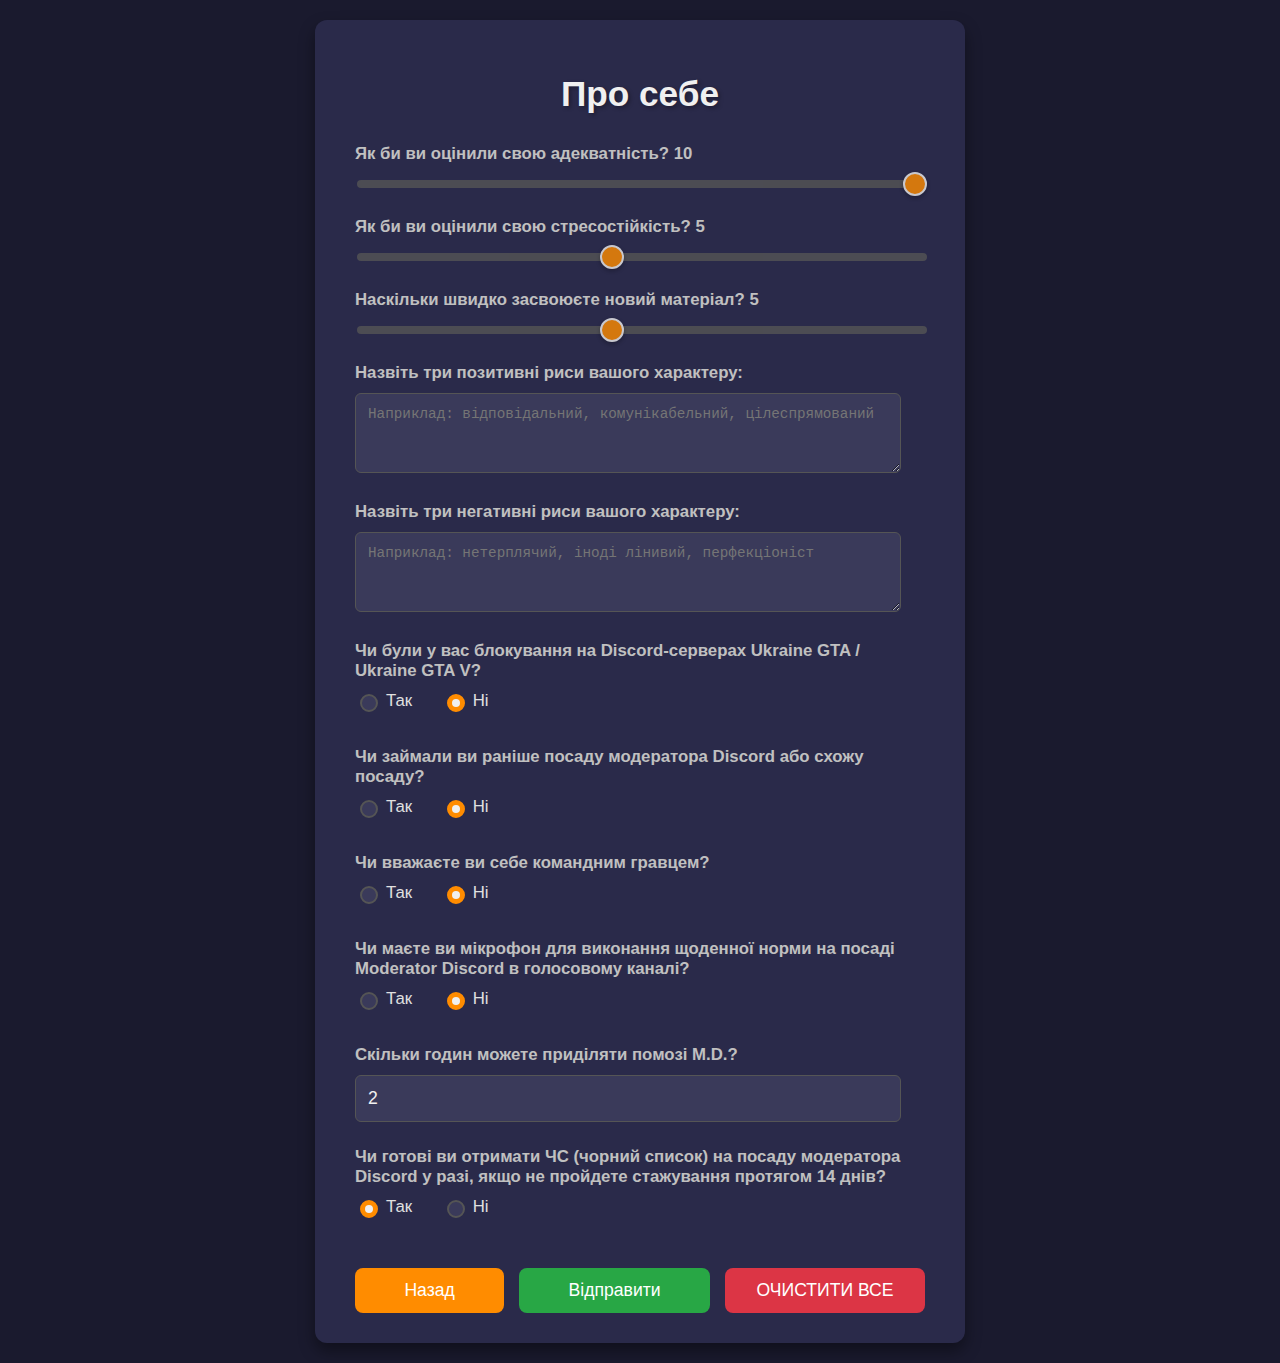
<file: form-page2.html>
<!DOCTYPE html>
<html lang="uk">
<head>
    <meta charset="UTF-8">
    <meta name="viewport" content="width=device-width, initial-scale=1.0">
    <title>Про себе</title>
    <link rel="stylesheet" href="style.css">
</head>
<body>
    <div class="container form-page">
        <h1>Про себе</h1>
        <form id="aboutForm">
            <div class="form-group">
                <label for="adequacyRating">Як би ви оцінили свою адекватність? <span id="adequacyValue">10</span></label>
                <input type="range" id="adequacyRating" name="adequacyRating" min="1" max="10" value="10" oninput="document.getElementById('adequacyValue').innerText = this.value">
            </div>

            <div class="form-group">
                <label for="stressResistance">Як би ви оцінили свою стресостійкість? <span id="stressValue">5</span></label>
                <input type="range" id="stressResistance" name="stressResistance" min="1" max="10" value="5" oninput="document.getElementById('stressValue').innerText = this.value">
            </div>

            <div class="form-group">
                <label for="newMaterialSpeed">Наскільки швидко засвоюєте новий матеріал? <span id="materialValue">5</span></label>
                <input type="range" id="newMaterialSpeed" name="newMaterialSpeed" min="1" max="10" value="5" oninput="document.getElementById('materialValue').innerText = this.value">
            </div>

            <div class="form-group">
                <label for="positiveTraits">Назвіть три позитивні риси вашого характеру:</label>
                <textarea id="positiveTraits" name="positiveTraits" rows="3" placeholder="Наприклад: відповідальний, комунікабельний, цілеспрямований" required></textarea>
            </div>
            <div class="form-group">
                <label for="negativeTraits">Назвіть три негативні риси вашого характеру:</label>
                <textarea id="negativeTraits" name="negativeTraits" rows="3" placeholder="Наприклад: нетерплячий, іноді лінивий, перфекціоніст" required></textarea>
            </div>

            <div class="form-group radio-group">
                <p>Чи були у вас блокування на Discord-серверах Ukraine GTA / Ukraine GTA V?</p>
                <label><input type="radio" name="discordBlocked" value="yes"> Так</label>
                <label><input type="radio" name="discordBlocked" value="no" checked> Ні</label>
                <input type="text" id="blockReason" name="blockReason" placeholder="Якщо так, то за що саме?" style="display:none; margin-top: 10px;">
            </div>

            <div class="form-group radio-group">
                <p>Чи займали ви раніше посаду модератора Discord або схожу посаду?</p>
                <label><input type="radio" name="wasModerator" value="yes"> Так</label>
                <label><input type="radio" name="wasModerator" value="no" checked> Ні</label>
            </div>

            <div class="form-group radio-group">
                <p>Чи вважаєте ви себе командним гравцем?</p>
                <label><input type="radio" name="teamPlayer" value="yes"> Так</label>
                <label><input type="radio" name="teamPlayer" value="no" checked> Ні</label>
            </div>

            <div class="form-group radio-group">
                <p>Чи маєте ви мікрофон для виконання щоденної норми на посаді Moderator Discord в голосовому каналі?</p>
                <label><input type="radio" name="hasMicrophone" value="yes"> Так</label>
                <label><input type="radio" name="hasMicrophone" value="no" checked> Ні</label>
            </div>

            <div class="form-group">
                <label for="hoursPerDay">Скільки годин можете приділяти помозі M.D.?</label>
                <input type="number" id="hoursPerDay" name="hoursPerDay" value="2" min="1" max="24" required>
            </div>

            <div class="form-group radio-group">
                <p>Чи готові ви отримати ЧС (чорний список) на посаду модератора Discord у разі, якщо не пройдете стажування протягом 14 днів?</p>
                <label><input type="radio" name="gotCS" value="yes" checked> Так</label>
                <label><input type="radio" name="gotCS" value="no"> Ні</label>
            </div>

            <div class="buttons">
                <button type="button" onclick="location.href='form-page1.html'" class="button back">Назад</button>
                <button type="submit" id="submitForm" class="button next">Відправити</button>
                <button type="reset" class="button reset" onclick="clearAllData()">ОЧИСТИТИ ВСЕ</button>
            </div>
        </form>
    </div>

    <script>
        const SCRIPT_WEB_APP_URL = 'https://script.google.com/macros/s/AKfycbxxmAskEFrU9U7ION9Zz9REB7I8D_laUi4cmFdjBH6UUSnmWRc7vkFOtUcEd7WS7dfMMg/exec'; // Вставьте сюда URL из Apps Script

        // JavaScript для показа/скрытия поля причины блокировки
        document.querySelectorAll('input[name="discordBlocked"]').forEach(radio => {
            radio.addEventListener('change', function() {
                const blockReasonInput = document.getElementById('blockReason');
                if (this.value === 'yes') {
                    blockReasonInput.style.display = 'block';
                    blockReasonInput.setAttribute('required', 'required');
                } else {
                    blockReasonInput.style.display = 'none';
                    blockReasonInput.removeAttribute('required');
                    blockReasonInput.value = '';
                }
            });
        });
        
        document.addEventListener('DOMContentLoaded', () => {
            const initialBlockReasonRadio = document.querySelector('input[name="discordBlocked"]:checked');
            if (initialBlockReasonRadio && initialBlockReasonRadio.value === 'yes') {
                document.getElementById('blockReason').style.display = 'block';
                document.getElementById('blockReason').setAttribute('required', 'required');
            } else {
                document.getElementById('blockReason').style.display = 'none';
                document.getElementById('blockReason').removeAttribute('required');
            }

            document.getElementById('adequacyValue').innerText = document.getElementById('adequacyRating').value;
            document.getElementById('stressValue').innerText = document.getElementById('stressResistance').value;
            document.getElementById('materialValue').innerText = document.getElementById('newMaterialSpeed').value;
        });


        // JavaScript для отправки данных (на второй странице)
        document.getElementById('submitForm').addEventListener('click', async (event) => {
            event.preventDefault();

            const form2Fields = document.querySelectorAll('#aboutForm input, #aboutForm textarea');
            let allFieldsValid = true;
            const form2Data = {};

            form2Fields.forEach(field => {
                if (field.type === 'radio') {
                    const selectedRadio = document.querySelector(`input[name="${field.name}"]:checked`);
                    if (selectedRadio === null) {
                        allFieldsValid = false;
                    } else {
                        form2Data[field.name] = selectedRadio.value;
                    }
                } else if (field.hasAttribute('required') && !field.value.trim()) {
                    allFieldsValid = false;
                    field.classList.add('error');
                } else {
                    field.classList.remove('error');
                    form2Data[field.name] = field.value;
                }
            });

            if (!allFieldsValid) {
                alert('Будь ласка, заповніть всі обов\'язкові поля.');
                return;
            }

            // Собираем данные с первой страницы из localStorage
            const form1Data = JSON.parse(localStorage.getItem('form1Data')) || {};

            // Объединяем все данные для отправки
            const combinedData = { ...form1Data, ...form2Data };
            
            // --- ДОБАВЛЕНО ДЛЯ ОТЛАДКИ ---
            console.log('Все данные для отправки:', combinedData);
            // ---------------------------

            const formData = new FormData();
            for (const key in combinedData) {
                formData.append(key, combinedData[key]);
            }

            try {
                const response = await fetch(SCRIPT_WEB_APP_URL, {
                    method: 'POST',
                    body: formData
                });

                const result = await response.json();

                if (result.status === 'success') {
                    alert('Заявка успешно отправлена!');
                    localStorage.removeItem('form1Data');
                    window.location.href = 'success.html';
                } else {
                    alert('Ошибка при отправке заявки: ' + result.message);
                }
            } catch (error) {
                console.error('Ошибка сети или сервера:', error);
                alert('Произошла ошибка при отправке заявки. Пожалуйста, попробуйте еще раз.');
            }
        });

        function clearAllData() {
            document.getElementById('aboutForm').reset();

            document.getElementById('adequacyRating').value = 10;
            document.getElementById('stressResistance').value = 5;
            document.getElementById('newMaterialSpeed').value = 5;
            document.getElementById('positiveTraits').value = '';
            document.getElementById('negativeTraits').value = '';

            document.querySelector('input[name="discordBlocked"][value="no"]').checked = true;
            document.getElementById('blockReason').style.display = 'none';
            document.getElementById('blockReason').value = '';

            document.querySelector('input[name="wasModerator"][value="no"]').checked = true;
            document.querySelector('input[name="teamPlayer"][value="no"]').checked = true;
            document.querySelector('input[name="hasMicrophone"][value="no"]').checked = true;
            document.getElementById('hoursPerDay').value = 2;
            document.querySelector('input[name="gotCS"][value="yes"]').checked = true;

            document.getElementById('adequacyValue').innerText = 10;
            document.getElementById('stressValue').innerText = 5;
            document.getElementById('materialValue').innerText = 5;

            document.querySelectorAll('#aboutForm input, #aboutForm textarea').forEach(field => {
                field.classList.remove('error');
            });
            // !Важно: localStorage.removeItem('form1Data'); здесь не нужен, он уже есть в submit
        }
    </script>
</body>
</html>
</file>
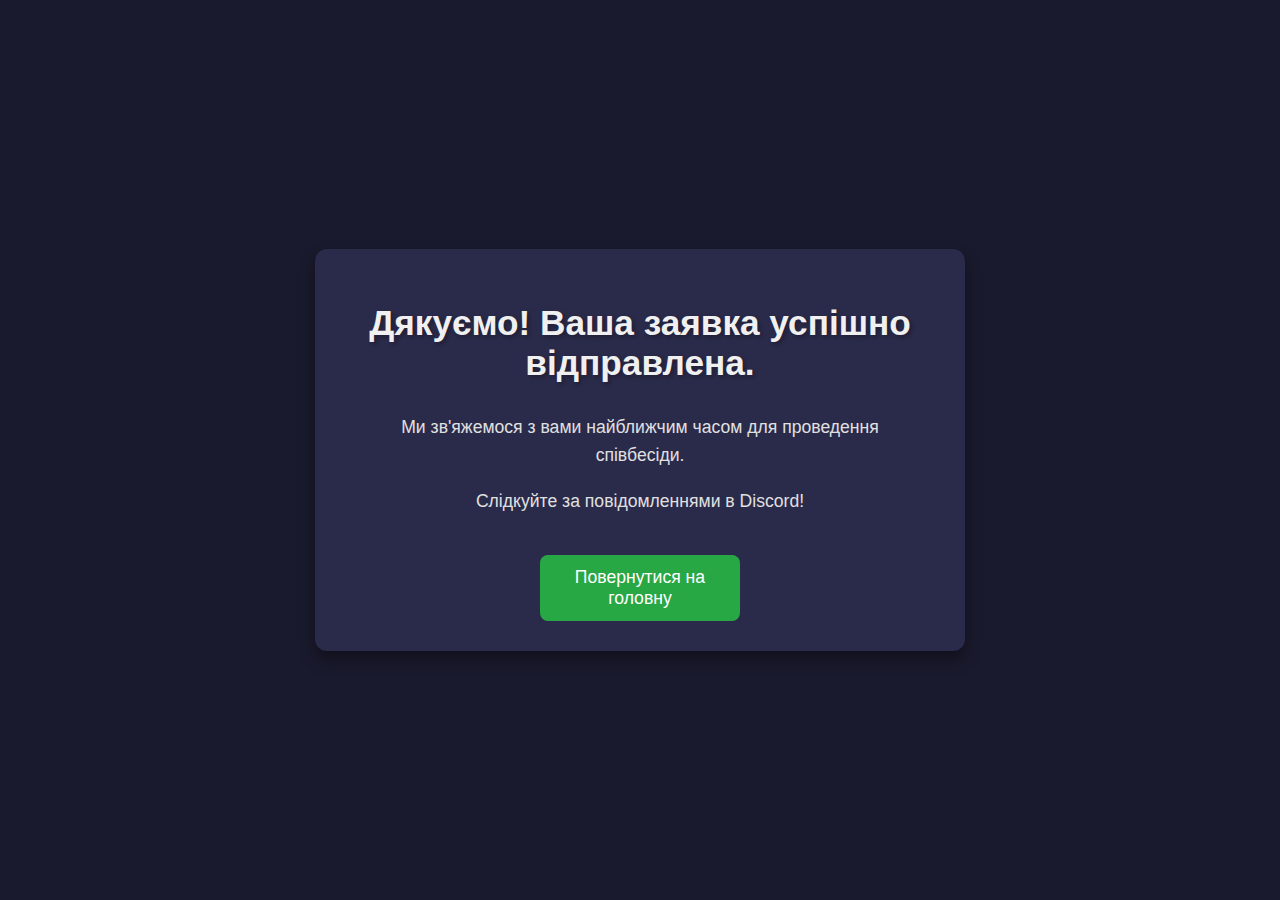
<file: success.html>
<!DOCTYPE html>
<html lang="uk">
<head>
    <meta charset="UTF-8">
    <meta name="viewport" content="width=device-width, initial-scale=1.0">
    <title>Заявка успішно відправлена!</title>
    <link rel="stylesheet" href="style.css">
</head>
<body>
    <div class="container welcome-page">
        <h1>Дякуємо! Ваша заявка успішно відправлена.</h1>
        <p class="welcome-text">Ми зв'яжемося з вами найближчим часом для проведення співбесіди.</p>
        <p class="welcome-text">Слідкуйте за повідомленнями в Discord!</p>

        <div class="buttons single-button">
            <button onclick="location.href='index.html'" class="button next">Повернутися на головну</button>
        </div>
    </div>
</body>
</html>
</file>
<file: style.css>
body {
    background-color: #1a1a2e; /* Очень темный фон */
    color: #e0e0e0; /* Светлый текст для основного содержимого */
    font-family: 'Segoe UI', Tahoma, Geneva, Verdana, sans-serif; /* Более современный шрифт */
    display: flex;
    justify-content: center;
    align-items: center;
    min-height: 100vh; /* Занимает всю высоту viewport */
    margin: 0;
    padding: 20px; /* Немного отступа по краям */
    box-sizing: border-box; /* Для удобства расчета ширины/высоты */
}

.container {
    background-color: #2a2a4a; /* Темно-синий/фиолетовый фон для контейнера */
    padding: 30px 40px; /* Увеличил отступы внутри */
    border-radius: 12px; /* Более скругленные углы */
    box-shadow: 0 8px 16px rgba(0, 0, 0, 0.4); /* Более выраженная тень */
    width: 100%;
    max-width: 650px; /* Шире, чтобы вместить больше текста/полей */
    box-sizing: border-box;
    position: relative; /* Добавлено для позиционирования .header-logo */
}

h1 {
    text-align: center;
    color: #f0f0f0; /* Почти белый для заголовков */
    margin-bottom: 30px;
    font-size: 2.2em; /* Крупнее заголовок */
    text-shadow: 2px 2px 4px rgba(0, 0, 0, 0.3); /* Легкая тень для заголовка */
}

/* Стили для приветственной страницы */
.welcome-page .welcome-text {
    font-size: 1.1em;
    line-height: 1.6;
    margin-bottom: 15px;
    text-align: center;
}

.welcome-page .warning-text {
    font-size: 0.95em;
    color: #ffcc00; /* Желтый для предупреждений */
    text-align: center;
    margin-top: 30px;
    font-weight: bold;
}

/* ---- НОВЫЕ/ИЗМЕНЕННЫЕ СТИЛИ ДЛЯ ЛОГОТИПА ---- */
.top-logo-container {
    text-align: center; /* Центрирует изображение внутри */
    margin-bottom: 30px; /* Отступ снизу от логотипа до заголовка */
}

.main-logo {
    width: 200px; /* Увеличил размер логотипа (настройте по вкусу) */
    height: auto; /* Автоматическая высота для сохранения пропорций */
    border-radius: 5px; /* Немного скругленные углы, если логотип не круглый */
    box-shadow: 0 4px 10px rgba(0, 0, 0, 0.6); /* Немного темнее тень */
    border: 2px solid #ff8c00; /* Оранжевая рамка */
}

/* Стили для логотипа, который находится справа от заголовка на страницах формы */
/* Убедимся, что он виден и позиционирован правильно на страницах, где он нужен */
.header-logo {
    position: absolute;
    right: 30px; /* Отступ справа от контейнера */
    top: 20px; /* Отступ сверху от контейнера */
    width: 60px; /* Размер для этого логотипа (меньше чем .main-logo) */
    height: auto;
    border-radius: 50%; /* Если это Discord-лого, то круглый */
    box-shadow: 0 2px 5px rgba(0, 0, 0, 0.3);
    display: block; /* Убеждаемся, что он виден по умолчанию */
}

/* Если на Welcome-странице (index.html) logo справа от заголовка не нужен,
   то можно явно его скрыть ТОЛЬКО для welcome-page.
   В вашем текущем index.html его нет вообще, так что этот стиль может и не понадобиться,
   но я оставлю его для ясности, если вы вдруг добавите его обратно. */
.welcome-page .header-logo {
    display: none;
}

/* ---- КОНЕЦ НОВЫХ/ИЗМЕНЕННЫХ СТИЛЕЙ ДЛЯ ЛОГОТИПА ---- */


.form-group {
    margin-bottom: 25px; /* Увеличил отступы между группами */
}

label {
    display: block;
    margin-bottom: 10px; /* Отступ между лейблом и полем */
    font-weight: bold;
    color: #c0c0c0; /* Чуть светлее для лейблов */
    font-size: 1.05em;
}

input[type="email"],
input[type="text"],
input[type="number"],
textarea {
    width: calc(100% - 24px); /* Учитываем padding + border */
    padding: 12px;
    border: 1px solid #555; /* Средний серый для обводки */
    border-radius: 6px; /* Чуть более скругленные углы */
    background-color: #3a3a5a; /* Темнее для полей ввода */
    color: #f0f0f0; /* Светлый текст внутри полей */
    font-size: 1.1em; /* Размер шрифта в полях */
    box-sizing: border-box; /* Важно для ширины */
    transition: border-color 0.3s ease, box-shadow 0.3s ease;
}

input[type="email"]:focus,
input[type="text"]:focus,
input[type="number"]:focus,
textarea:focus {
    border-color: #ff8c00; /* Оранжевая обводка при фокусе */
    box-shadow: 0 0 0 3px rgba(255, 140, 0, 0.3); /* Оранжевая тень при фокусе */
    outline: none; /* Убираем стандартную обводку браузера */
}

/* Стиль для полей с ошибкой валидации */
input.error, textarea.error {
    border-color: #dc3545; /* Красная обводка */
    box-shadow: 0 0 0 3px rgba(220, 53, 69, 0.3); /* Красная тень */
}


textarea {
    resize: vertical; /* Разрешить изменять размер по вертикали */
    min-height: 80px; /* Минимальная высота для текстовых полей */
}

/* Стили для слайдеров (input type="range") */
input[type="range"] {
    width: 100%;
    -webkit-appearance: none; /* Сброс стандартных стилей */
    appearance: none;
    height: 8px; /* Толщина трека */
    background: #555; /* Цвет трека */
    outline: none;
    opacity: 0.8;
    -webkit-transition: opacity .2s;
    transition: opacity .2s;
    border-radius: 5px;
    margin-top: 5px; /* Отступ от лейбла */
}

input[type="range"]::-webkit-slider-thumb {
    -webkit-appearance: none;
    appearance: none;
    width: 24px; /* Размер ползунка */
    height: 24px;
    border-radius: 50%;
    background: #ff8c00; /* Оранжевый цвет ползунка */
    cursor: pointer;
    box-shadow: 0 2px 4px rgba(0, 0, 0, 0.3);
    border: 2px solid #f0f0f0; /* Белая обводка */
}

input[type="range"]::-moz-range-thumb {
    width: 24px;
    height: 24px;
    border-radius: 50%;
    background: #ff8c00;
    cursor: pointer;
    box-shadow: 0 2px 4px rgba(0, 0, 0, 0.3);
    border: 2px solid #f0f0f0;
}

/* Стили для радио-кнопок */
.radio-group p {
    margin-bottom: 10px;
    font-weight: bold;
    color: #c0c0c0;
    font-size: 1.05em;
}

.radio-group label {
    display: inline-flex; /* Для выравнивания текста и радио-кнопки */
    align-items: center;
    margin-right: 25px; /* Отступ между вариантами */
    cursor: pointer;
    font-weight: normal; /* Лейблы радио не жирные */
    color: #e0e0e0;
}

.radio-group input[type="radio"] {
    -webkit-appearance: none;
    -moz-appearance: none;
    appearance: none;
    width: 18px;
    height: 18px;
    border: 2px solid #555;
    border-radius: 50%;
    margin-right: 8px;
    background-color: #3a3a5a;
    position: relative;
    cursor: pointer;
    transition: border-color 0.3s ease, background-color 0.3s ease;
}

.radio-group input[type="radio"]:checked {
    border-color: #ff8c00; /* Оранжевая обводка при выборе */
    background-color: #ff8c00; /* Оранжевый фон при выборе */
}

.radio-group input[type="radio"]:checked::before {
    content: '';
    display: block;
    width: 8px;
    height: 8px;
    background-color: #f0f0f0; /* Светлая точка внутри */
    border-radius: 50%;
    position: absolute;
    top: 50%;
    left: 50%;
    transform: translate(-50%, -50%);
}

/* Кнопки */
.buttons {
    display: flex;
    justify-content: space-between;
    margin-top: 40px; /* Отступ сверху */
    gap: 15px; /* Расстояние между кнопками */
    flex-wrap: wrap; /* Для переноса кнопок на меньших экранах */
}

.buttons.single-button {
    justify-content: center; /* Для одной кнопки по центру */
}

.button {
    padding: 12px 25px;
    border: none;
    border-radius: 8px; /* Более скругленные углы */
    font-size: 1.1em;
    cursor: pointer;
    transition: background-color 0.3s ease, transform 0.2s ease;
    text-decoration: none;
    color: white; /* Белый текст для всех кнопок */
    text-align: center;
    display: inline-block;
    flex-grow: 1; /* Чтобы кнопки занимали доступное место */
    max-width: 200px; /* Максимальная ширина кнопки */
}

.button.back {
    background-color: #ff8c00; /* Оранжевый */
}

.button.back:hover {
    background-color: #e07b00; /* Темнее оранжевый */
    transform: translateY(-2px); /* Легкий эффект при наведении */
}

.button.next, .button[type="submit"] {
    background-color: #28a745; /* Зеленый */
}

.button.next:hover, .button[type="submit"]:hover {
    background-color: #218838; /* Темнее зеленый */
    transform: translateY(-2px);
}

.button.reset {
    background-color: #dc3545; /* Красный */
}

.button.reset:hover {
    background-color: #c82333; /* Темнее красный */
    transform: translateY(-2px);
}

/* Медиа-запросы для адаптивности */
@media (max-width: 768px) {
    .container {
        padding: 25px 30px;
        margin: 10px; /* Меньше отступ по бокам на мобильных */
    }

    h1 {
        font-size: 1.8em;
    }

    .button {
        flex-basis: calc(50% - 7.5px); /* Две кнопки в ряд на мобильных */
        margin-bottom: 10px; /* Отступ между кнопками, если они переносятся */
    }
    .buttons.single-button .button {
        flex-basis: auto; /* Для одной кнопки снова автоширина */
    }
    .buttons {
        justify-content: center; /* Центрируем кнопки на меньших экранах */
    }
}

@media (max-width: 480px) {
    .buttons {
        flex-direction: column; /* Кнопки в столбец на очень маленьких экранах */
        align-items: center; /* Центрируем их */
    }
    .button {
        width: 100%; /* Полная ширина для кнопок в столбце */
        max-width: 250px; /* Ограничиваем, чтобы не были слишком широкими */
        margin-bottom: 15px;
    }
    .buttons.single-button .button {
        width: auto; /* Для одной кнопки снова автоширина */
    }
}
</file>
